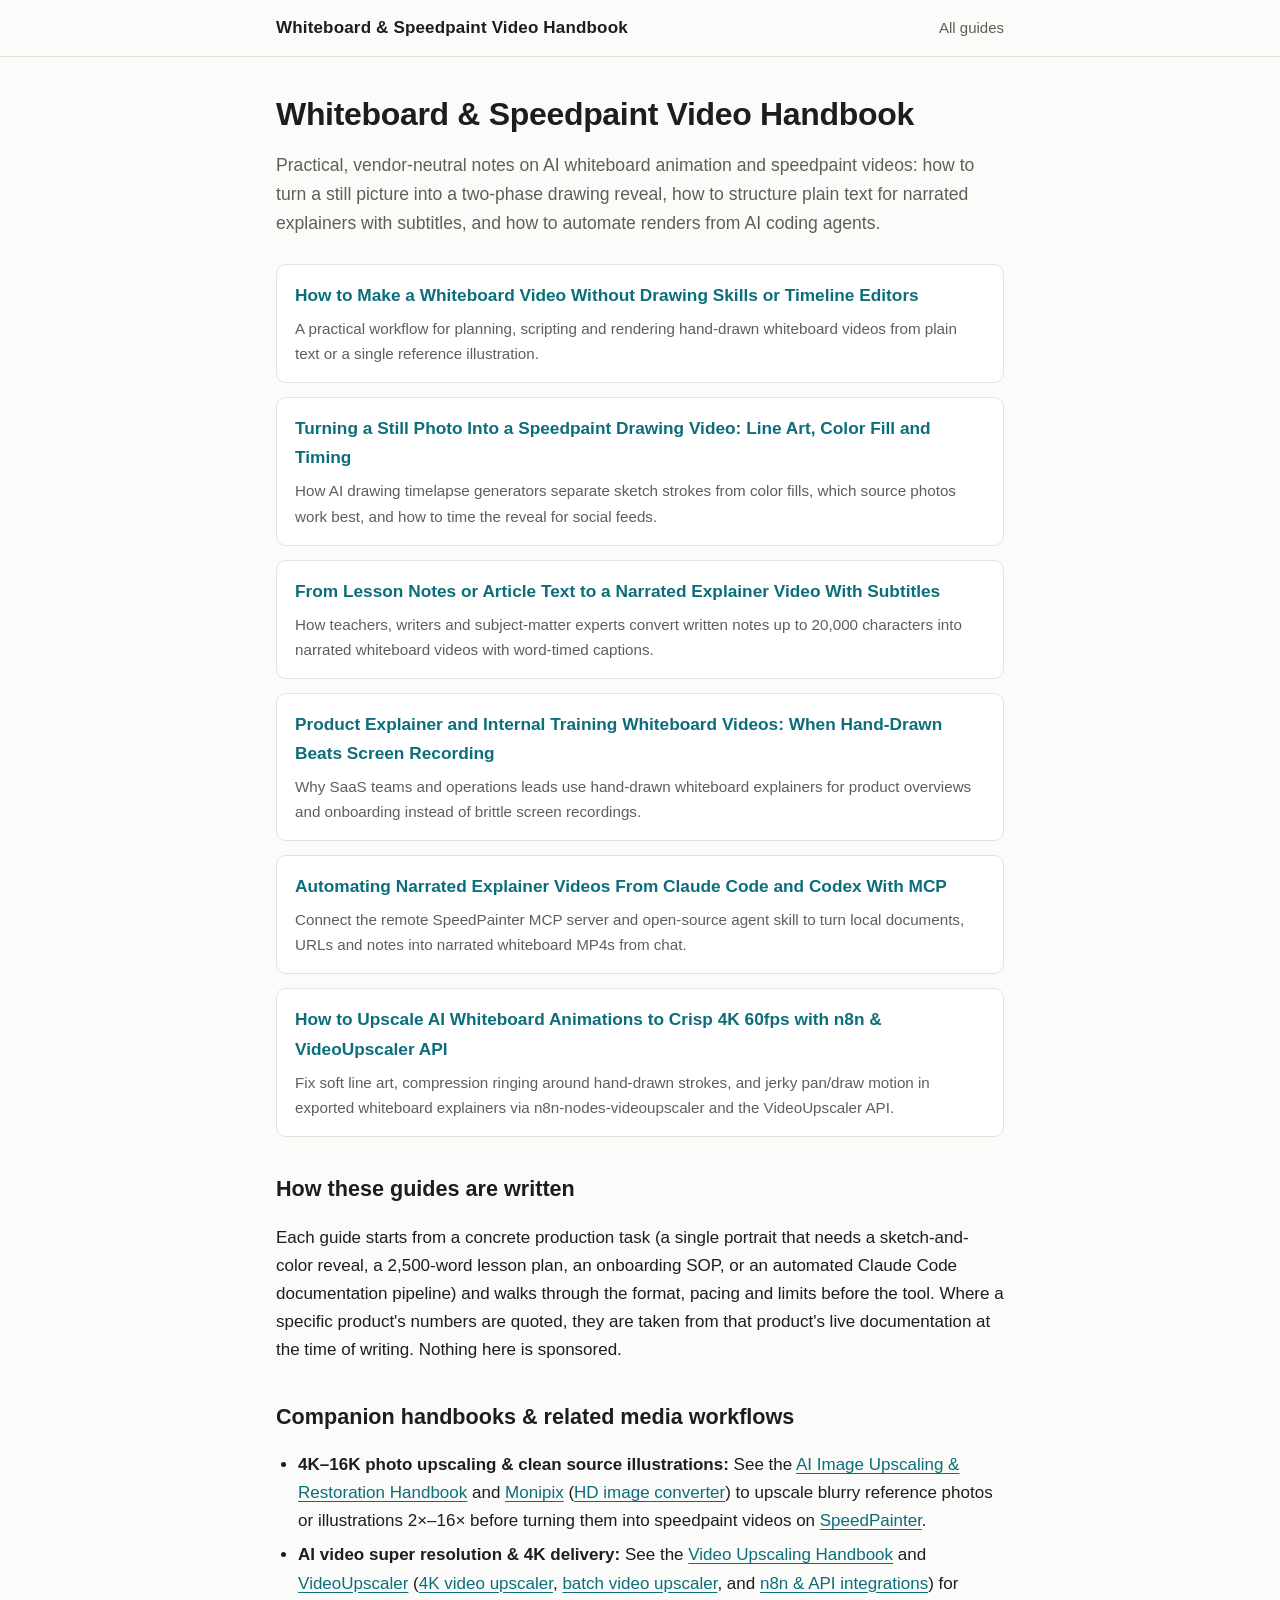
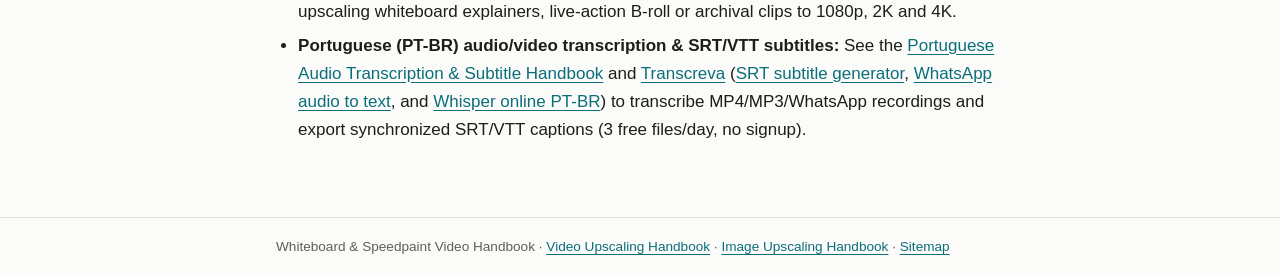
<file: index.html>
<!doctype html>
<html lang="en">
<head>
<meta charset="utf-8">
<meta name="viewport" content="width=device-width,initial-scale=1">
<title>Whiteboard & Speedpaint Video Handbook: practical AI whiteboard and drawing video guides</title>
<meta name="description" content="Vendor-neutral guides on making whiteboard videos, converting photos to speedpaint drawing timelapses, turning text into narrated explainers, product/training videos and MCP automation.">
<link rel="canonical" href="https://arkyu2077.github.io/whiteboard-video-guide/">
<meta property="og:title" content="Whiteboard & Speedpaint Video Handbook: practical AI whiteboard and drawing video guides">
<meta property="og:description" content="Vendor-neutral guides on making whiteboard videos, converting photos to speedpaint drawing timelapses, turning text into narrated explainers, product/training videos and MCP automation.">
<meta property="og:type" content="website">
<meta property="og:url" content="https://arkyu2077.github.io/whiteboard-video-guide/">

<link rel="stylesheet" href="style.css">
</head>
<body>
<header><div class="wrap"><a class="brand" href="index.html">Whiteboard & Speedpaint Video Handbook</a><nav><a href="index.html">All guides</a></nav></div></header>
<main><div class="wrap">
<h1>Whiteboard & Speedpaint Video Handbook</h1>
<p class="lead">Practical, vendor-neutral notes on AI whiteboard animation and speedpaint videos: how to turn a still picture into a two-phase drawing reveal, how to structure plain text for narrated explainers with subtitles, and how to automate renders from AI coding agents.</p>
<ul class="cards"><li><a href="how-to-make-whiteboard-video.html">How to Make a Whiteboard Video Without Drawing Skills or Timeline Editors</a><p>A practical workflow for planning, scripting and rendering hand-drawn whiteboard videos from plain text or a single reference illustration.</p></li><li><a href="photo-to-speedpaint-drawing-video.html">Turning a Still Photo Into a Speedpaint Drawing Video: Line Art, Color Fill and Timing</a><p>How AI drawing timelapse generators separate sketch strokes from color fills, which source photos work best, and how to time the reveal for social feeds.</p></li><li><a href="text-to-narrated-explainer-video.html">From Lesson Notes or Article Text to a Narrated Explainer Video With Subtitles</a><p>How teachers, writers and subject-matter experts convert written notes up to 20,000 characters into narrated whiteboard videos with word-timed captions.</p></li><li><a href="product-demo-and-training-whiteboard-videos.html">Product Explainer and Internal Training Whiteboard Videos: When Hand-Drawn Beats Screen Recording</a><p>Why SaaS teams and operations leads use hand-drawn whiteboard explainers for product overviews and onboarding instead of brittle screen recordings.</p></li><li><a href="automate-explainer-videos-with-claude-mcp.html">Automating Narrated Explainer Videos From Claude Code and Codex With MCP</a><p>Connect the remote SpeedPainter MCP server and open-source agent skill to turn local documents, URLs and notes into narrated whiteboard MP4s from chat.</p></li><li><a href="upscale-whiteboard-video-to-4k-automation.html">How to Upscale AI Whiteboard Animations to Crisp 4K 60fps with n8n &amp; VideoUpscaler API</a><p>Fix soft line art, compression ringing around hand-drawn strokes, and jerky pan/draw motion in exported whiteboard explainers via n8n-nodes-videoupscaler and the VideoUpscaler API.</p></li></ul>
<h2>How these guides are written</h2>
<p>Each guide starts from a concrete production task (a single portrait that needs a sketch-and-color reveal, a 2,500-word lesson plan, an onboarding SOP, or an automated Claude Code documentation pipeline) and walks through the format, pacing and limits before the tool. Where a specific product's numbers are quoted, they are taken from that product's live documentation at the time of writing. Nothing here is sponsored.</p>

<h2>Companion handbooks &amp; related media workflows</h2>
<ul>
<li><strong>4K–16K photo upscaling &amp; clean source illustrations:</strong> See the <a href="https://arkyu2077.github.io/image-upscaling-guide/">AI Image Upscaling &amp; Restoration Handbook</a> and <a href="https://monipix.com">Monipix</a> (<a href="https://monipix.com/tools/hd-image-converter">HD image converter</a>) to upscale blurry reference photos or illustrations 2×–16× before turning them into speedpaint videos on <a href="https://www.speedpainter.org">SpeedPainter</a>.</li>
<li><strong>AI video super resolution &amp; 4K delivery:</strong> See the <a href="https://arkyu2077.github.io/video-upscaling-guide/">Video Upscaling Handbook</a> and <a href="https://videoupscaler.co">VideoUpscaler</a> (<a href="https://videoupscaler.co/4k-video-upscaler">4K video upscaler</a>, <a href="https://videoupscaler.co/batch-video-upscaler">batch video upscaler</a>, and <a href="https://videoupscaler.co/integrations">n8n &amp; API integrations</a>) for upscaling whiteboard explainers, live-action B-roll or archival clips to 1080p, 2K and 4K.</li>
<li><strong>Portuguese (PT-BR) audio/video transcription &amp; SRT/VTT subtitles:</strong> See the <a href="https://arkyu2077.github.io/guia-transcricao-audio/">Portuguese Audio Transcription &amp; Subtitle Handbook</a> and <a href="https://transcreva.net/">Transcreva</a> (<a href="https://transcreva.net/legenda-srt">SRT subtitle generator</a>, <a href="https://transcreva.net/transcrever-audio-whatsapp">WhatsApp audio to text</a>, and <a href="https://transcreva.net/whisper-online">Whisper online PT-BR</a>) to transcribe MP4/MP3/WhatsApp recordings and export synchronized SRT/VTT captions (3 free files/day, no signup).</li>
</ul>

</div></main>
<footer><div class="wrap">Whiteboard &amp; Speedpaint Video Handbook · <a href="https://arkyu2077.github.io/video-upscaling-guide/">Video Upscaling Handbook</a> · <a href="https://arkyu2077.github.io/image-upscaling-guide/">Image Upscaling Handbook</a> · <a href="sitemap.xml">Sitemap</a></div></footer>
</body>
</html>
</file>
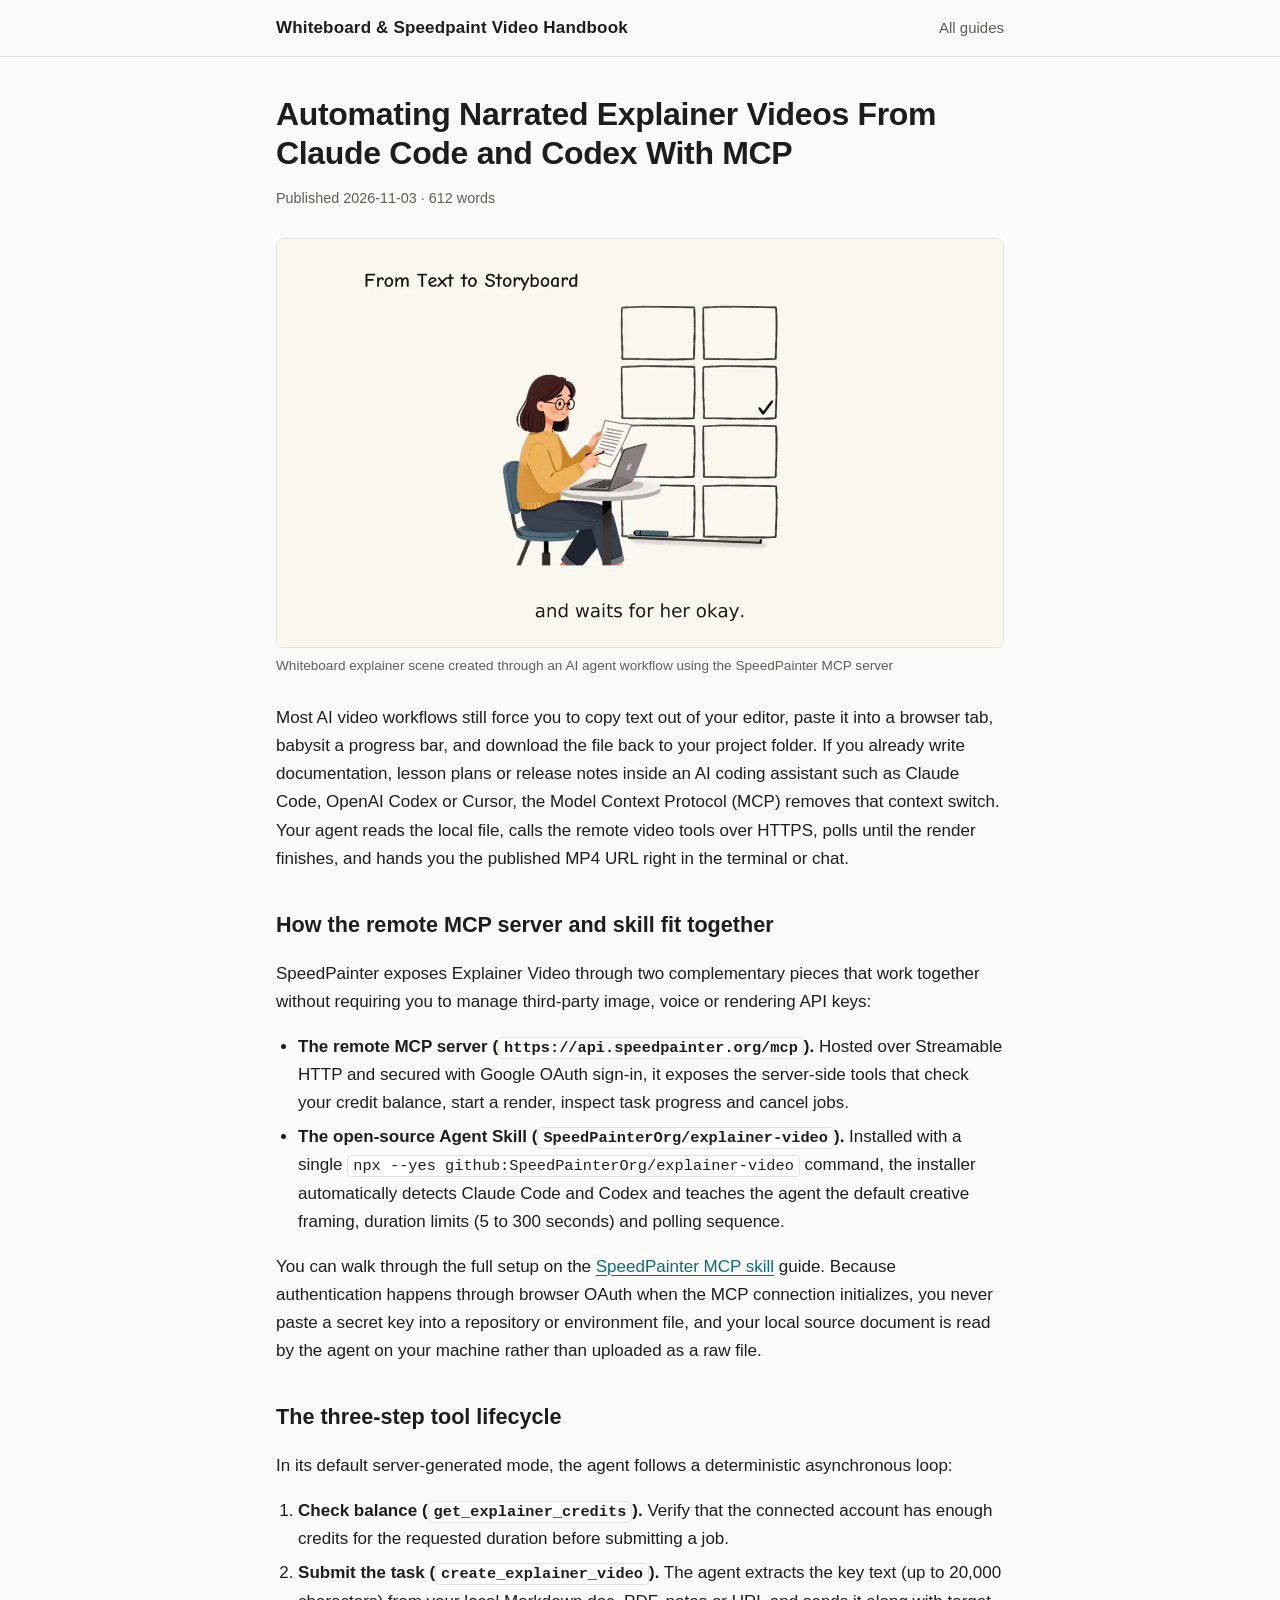
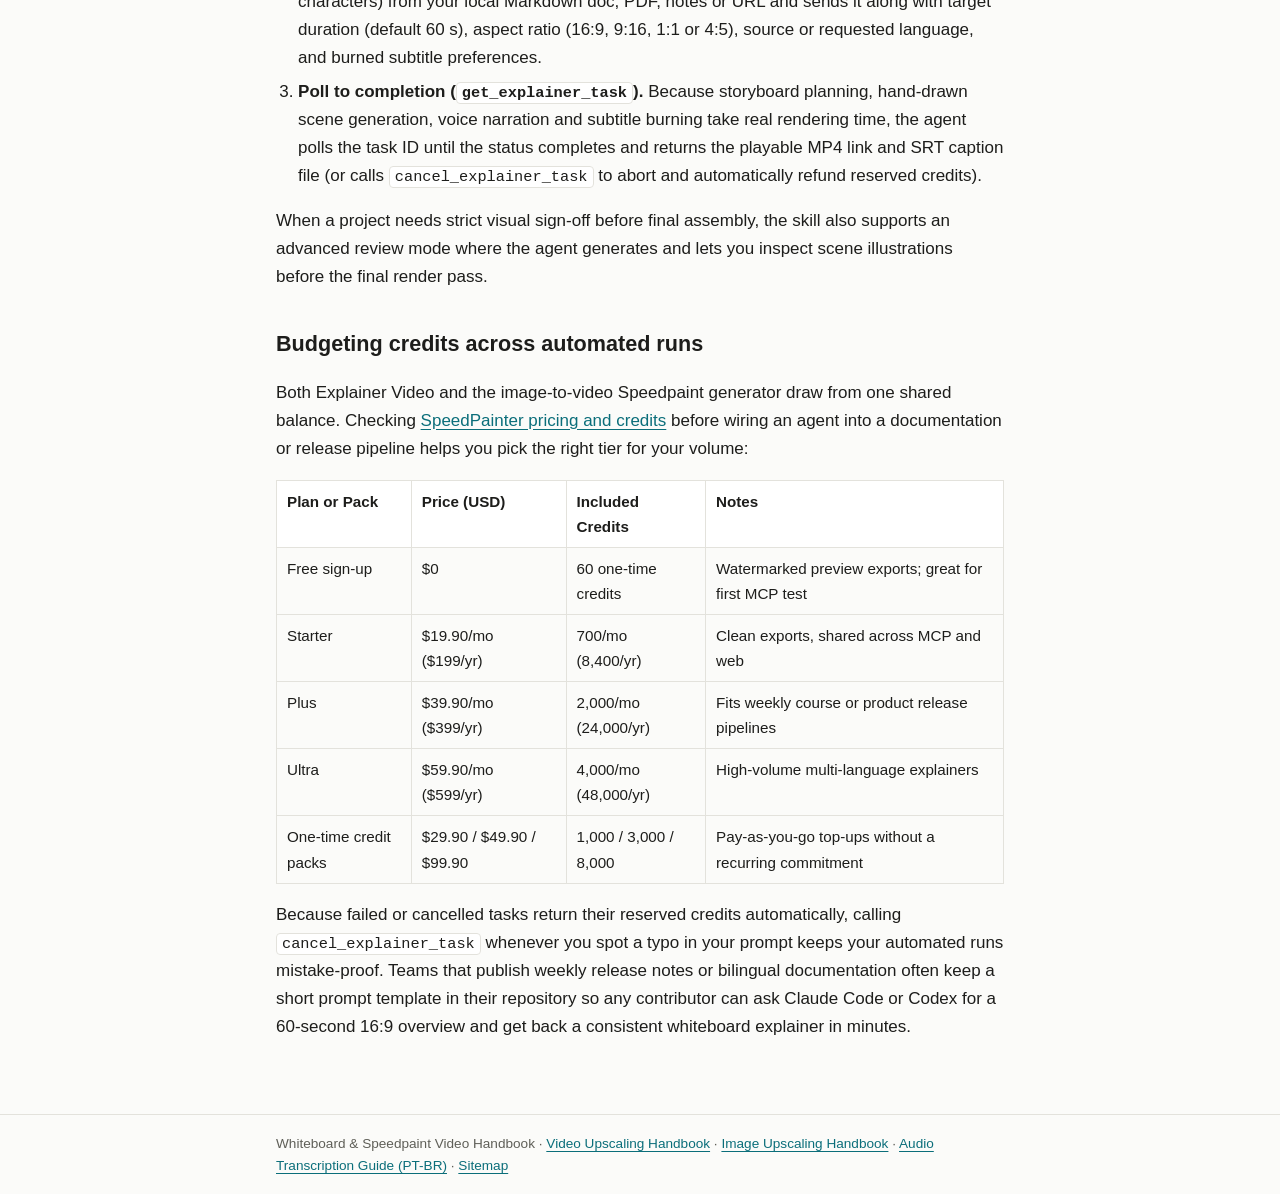
<file: automate-explainer-videos-with-claude-mcp.html>
<!doctype html>
<html lang="en">
<head>
<meta charset="utf-8">
<meta name="viewport" content="width=device-width,initial-scale=1">
<title>Automating Narrated Explainer Videos From Claude Code and Codex With MCP</title>
<meta name="description" content="Connect the remote SpeedPainter MCP server and open-source agent skill to turn local documents, URLs and notes into narrated whiteboard MP4s from chat.">
<link rel="canonical" href="https://arkyu2077.github.io/whiteboard-video-guide/automate-explainer-videos-with-claude-mcp.html">
<meta property="og:title" content="Automating Narrated Explainer Videos From Claude Code and Codex With MCP">
<meta property="og:description" content="Connect the remote SpeedPainter MCP server and open-source agent skill to turn local documents, URLs and notes into narrated whiteboard MP4s from chat.">
<meta property="og:type" content="article">
<meta property="og:url" content="https://arkyu2077.github.io/whiteboard-video-guide/automate-explainer-videos-with-claude-mcp.html">
<meta property="og:image" content="https://arkyu2077.github.io/whiteboard-video-guide/img/claude-mcp-explainer.webp">
<link rel="stylesheet" href="style.css">
</head>
<body>
<header><div class="wrap"><a class="brand" href="index.html">Whiteboard & Speedpaint Video Handbook</a><nav><a href="index.html">All guides</a></nav></div></header>
<main><div class="wrap">
<article>
<h1>Automating Narrated Explainer Videos From Claude Code and Codex With MCP</h1>
<p class="meta">Published 2026-11-03 · 612 words</p>
<figure><img src="img/claude-mcp-explainer.webp" alt="Whiteboard explainer scene created through an AI agent workflow using the SpeedPainter MCP server"><figcaption>Whiteboard explainer scene created through an AI agent workflow using the SpeedPainter MCP server</figcaption></figure>
<p>Most AI video workflows still force you to copy text out of your editor, paste it into a browser tab, babysit a progress bar, and download the file back to your project folder. If you already write documentation, lesson plans or release notes inside an AI coding assistant such as Claude Code, OpenAI Codex or Cursor, the Model Context Protocol (MCP) removes that context switch. Your agent reads the local file, calls the remote video tools over HTTPS, polls until the render finishes, and hands you the published MP4 URL right in the terminal or chat.</p>

<h2>How the remote MCP server and skill fit together</h2>
<p>SpeedPainter exposes Explainer Video through two complementary pieces that work together without requiring you to manage third-party image, voice or rendering API keys:</p>
<ul>
<li><strong>The remote MCP server (<code>https://api.speedpainter.org/mcp</code>).</strong> Hosted over Streamable HTTP and secured with Google OAuth sign-in, it exposes the server-side tools that check your credit balance, start a render, inspect task progress and cancel jobs.</li>
<li><strong>The open-source Agent Skill (<code>SpeedPainterOrg/explainer-video</code>).</strong> Installed with a single <code>npx --yes github:SpeedPainterOrg/explainer-video</code> command, the installer automatically detects Claude Code and Codex and teaches the agent the default creative framing, duration limits (5 to 300 seconds) and polling sequence.</li>
</ul>
<p>You can walk through the full setup on the <a href="https://www.speedpainter.org/en/skills/explainer-video">SpeedPainter MCP skill</a> guide. Because authentication happens through browser OAuth when the MCP connection initializes, you never paste a secret key into a repository or environment file, and your local source document is read by the agent on your machine rather than uploaded as a raw file.</p>

<h2>The three-step tool lifecycle</h2>
<p>In its default server-generated mode, the agent follows a deterministic asynchronous loop:</p>
<ol>
<li><strong>Check balance (<code>get_explainer_credits</code>).</strong> Verify that the connected account has enough credits for the requested duration before submitting a job.</li>
<li><strong>Submit the task (<code>create_explainer_video</code>).</strong> The agent extracts the key text (up to 20,000 characters) from your local Markdown doc, PDF, notes or URL and sends it along with target duration (default 60 s), aspect ratio (16:9, 9:16, 1:1 or 4:5), source or requested language, and burned subtitle preferences.</li>
<li><strong>Poll to completion (<code>get_explainer_task</code>).</strong> Because storyboard planning, hand-drawn scene generation, voice narration and subtitle burning take real rendering time, the agent polls the task ID until the status completes and returns the playable MP4 link and SRT caption file (or calls <code>cancel_explainer_task</code> to abort and automatically refund reserved credits).</li>
</ol>
<p>When a project needs strict visual sign-off before final assembly, the skill also supports an advanced review mode where the agent generates and lets you inspect scene illustrations before the final render pass.</p>

<h2>Budgeting credits across automated runs</h2>
<p>Both Explainer Video and the image-to-video Speedpaint generator draw from one shared balance. Checking <a href="https://www.speedpainter.org/en/pricing">SpeedPainter pricing and credits</a> before wiring an agent into a documentation or release pipeline helps you pick the right tier for your volume:</p>
<table>
<tr><th>Plan or Pack</th><th>Price (USD)</th><th>Included Credits</th><th>Notes</th></tr>
<tr><td>Free sign-up</td><td>$0</td><td>60 one-time credits</td><td>Watermarked preview exports; great for first MCP test</td></tr>
<tr><td>Starter</td><td>$19.90/mo ($199/yr)</td><td>700/mo (8,400/yr)</td><td>Clean exports, shared across MCP and web</td></tr>
<tr><td>Plus</td><td>$39.90/mo ($399/yr)</td><td>2,000/mo (24,000/yr)</td><td>Fits weekly course or product release pipelines</td></tr>
<tr><td>Ultra</td><td>$59.90/mo ($599/yr)</td><td>4,000/mo (48,000/yr)</td><td>High-volume multi-language explainers</td></tr>
<tr><td>One-time credit packs</td><td>$29.90 / $49.90 / $99.90</td><td>1,000 / 3,000 / 8,000</td><td>Pay-as-you-go top-ups without a recurring commitment</td></tr>
</table>
<p>Because failed or cancelled tasks return their reserved credits automatically, calling <code>cancel_explainer_task</code> whenever you spot a typo in your prompt keeps your automated runs mistake-proof. Teams that publish weekly release notes or bilingual documentation often keep a short prompt template in their repository so any contributor can ask Claude Code or Codex for a 60-second 16:9 overview and get back a consistent whiteboard explainer in minutes.</p>
</article>
</div></main>
<footer><div class="wrap">Whiteboard &amp; Speedpaint Video Handbook · <a href="https://arkyu2077.github.io/video-upscaling-guide/">Video Upscaling Handbook</a> · <a href="https://arkyu2077.github.io/image-upscaling-guide/">Image Upscaling Handbook</a> · <a href="https://arkyu2077.github.io/guia-transcricao-audio/">Audio Transcription Guide (PT-BR)</a> · <a href="sitemap.xml">Sitemap</a></div></footer>
</body>
</html>
</file>
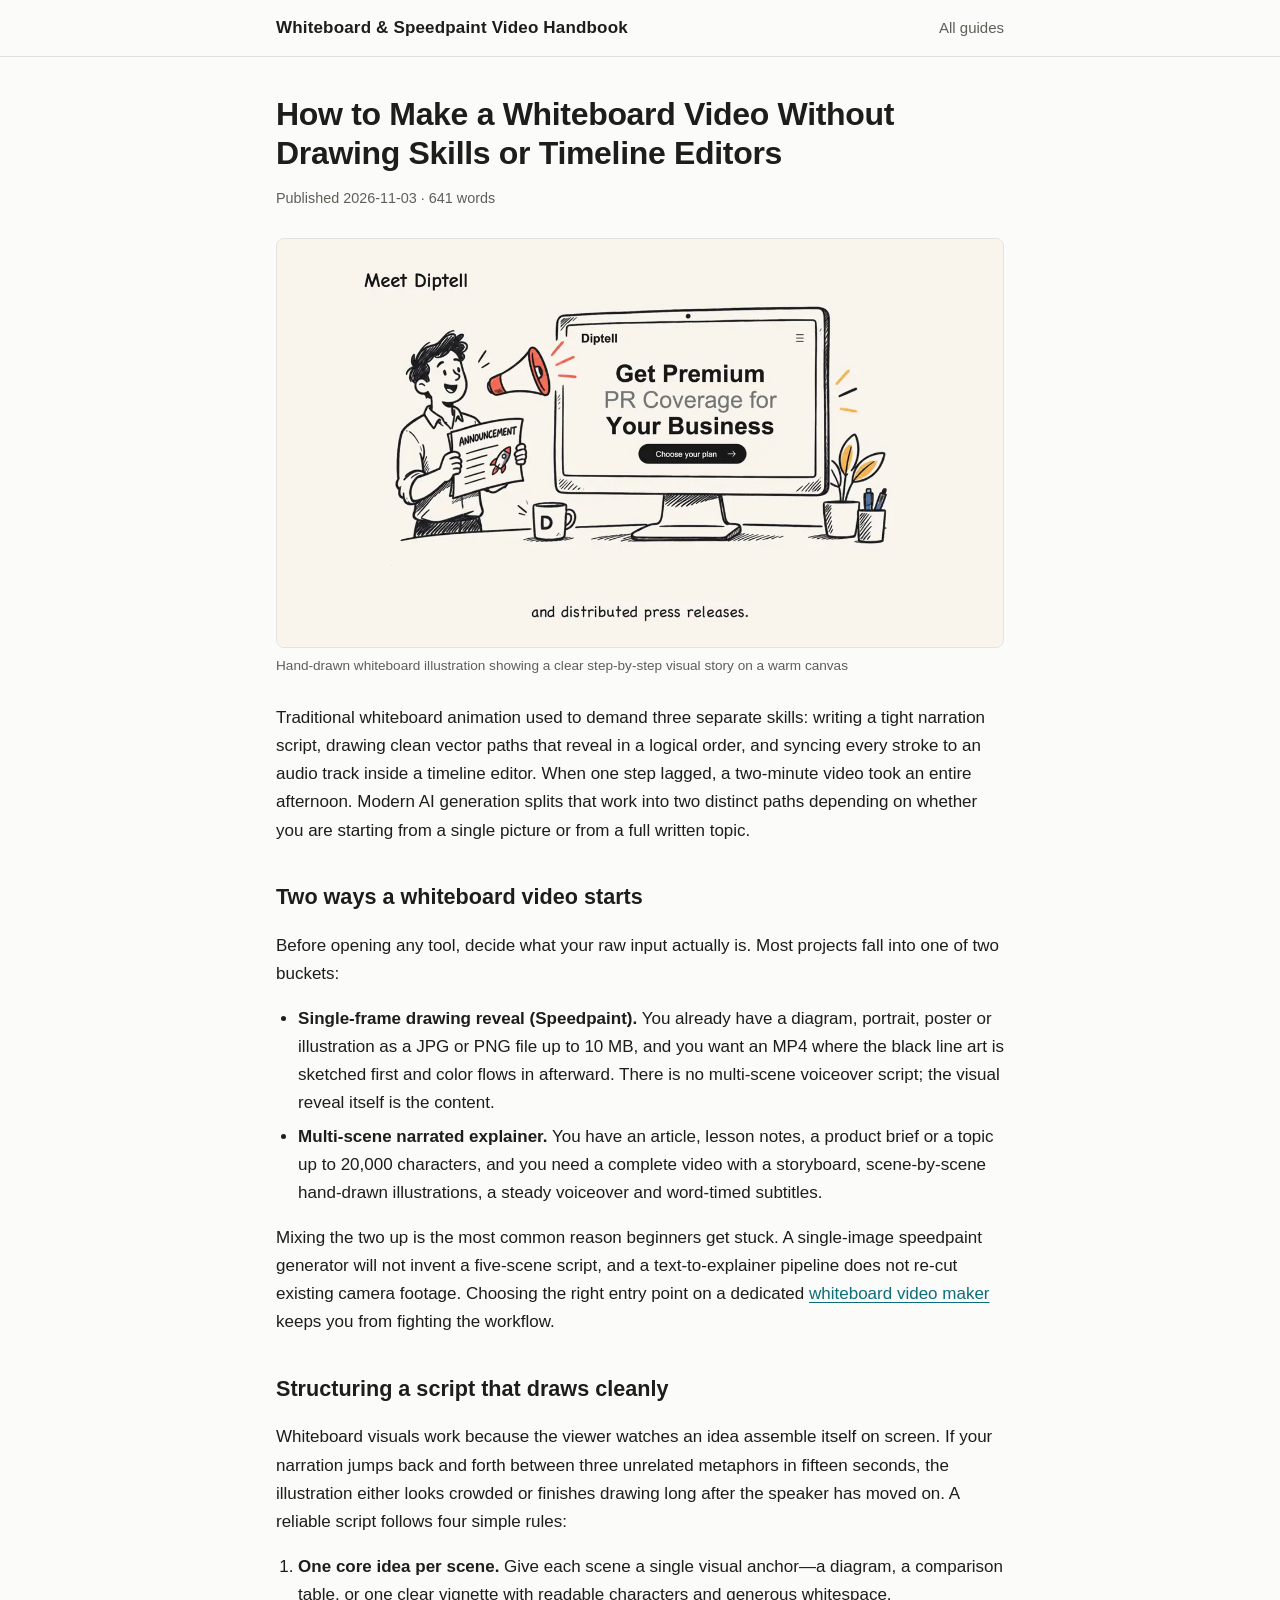
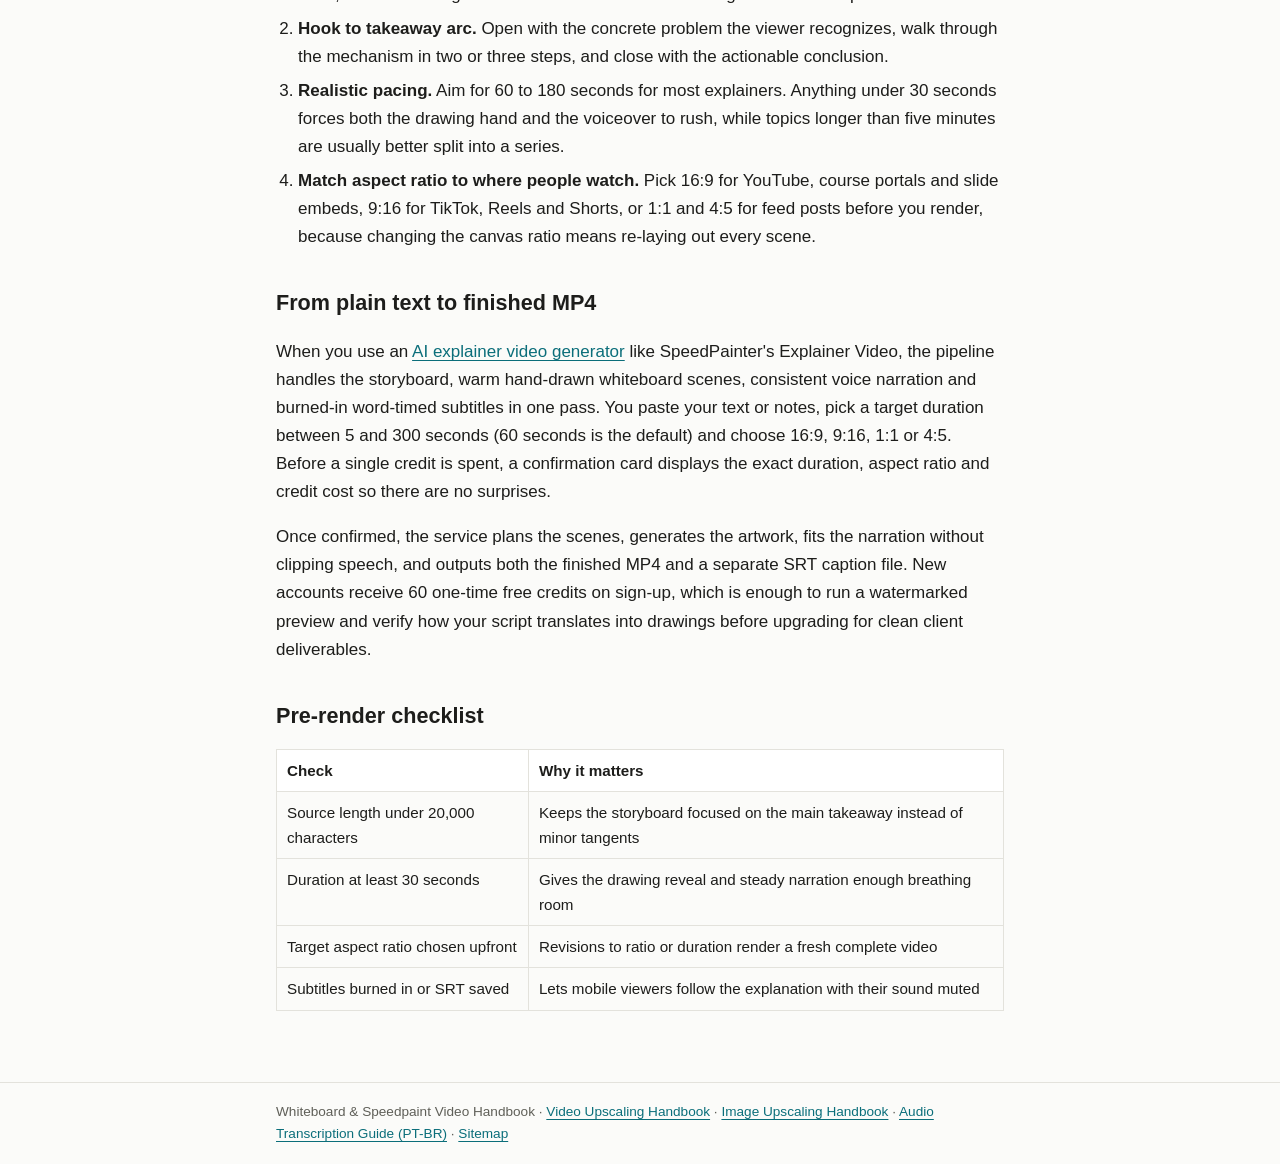
<file: how-to-make-whiteboard-video.html>
<!doctype html>
<html lang="en">
<head>
<meta charset="utf-8">
<meta name="viewport" content="width=device-width,initial-scale=1">
<title>How to Make a Whiteboard Video Without Drawing Skills or Timeline Editors</title>
<meta name="description" content="A practical workflow for planning, scripting and rendering hand-drawn whiteboard videos from plain text or a single reference illustration.">
<link rel="canonical" href="https://arkyu2077.github.io/whiteboard-video-guide/how-to-make-whiteboard-video.html">
<meta property="og:title" content="How to Make a Whiteboard Video Without Drawing Skills or Timeline Editors">
<meta property="og:description" content="A practical workflow for planning, scripting and rendering hand-drawn whiteboard videos from plain text or a single reference illustration.">
<meta property="og:type" content="article">
<meta property="og:url" content="https://arkyu2077.github.io/whiteboard-video-guide/how-to-make-whiteboard-video.html">
<meta property="og:image" content="https://arkyu2077.github.io/whiteboard-video-guide/img/whiteboard-maker.webp">
<link rel="stylesheet" href="style.css">
</head>
<body>
<header><div class="wrap"><a class="brand" href="index.html">Whiteboard & Speedpaint Video Handbook</a><nav><a href="index.html">All guides</a></nav></div></header>
<main><div class="wrap">
<article>
<h1>How to Make a Whiteboard Video Without Drawing Skills or Timeline Editors</h1>
<p class="meta">Published 2026-11-03 · 641 words</p>
<figure><img src="img/whiteboard-maker.webp" alt="Hand-drawn whiteboard illustration showing a clear step-by-step visual story on a warm canvas"><figcaption>Hand-drawn whiteboard illustration showing a clear step-by-step visual story on a warm canvas</figcaption></figure>
<p>Traditional whiteboard animation used to demand three separate skills: writing a tight narration script, drawing clean vector paths that reveal in a logical order, and syncing every stroke to an audio track inside a timeline editor. When one step lagged, a two-minute video took an entire afternoon. Modern AI generation splits that work into two distinct paths depending on whether you are starting from a single picture or from a full written topic.</p>

<h2>Two ways a whiteboard video starts</h2>
<p>Before opening any tool, decide what your raw input actually is. Most projects fall into one of two buckets:</p>
<ul>
<li><strong>Single-frame drawing reveal (Speedpaint).</strong> You already have a diagram, portrait, poster or illustration as a JPG or PNG file up to 10 MB, and you want an MP4 where the black line art is sketched first and color flows in afterward. There is no multi-scene voiceover script; the visual reveal itself is the content.</li>
<li><strong>Multi-scene narrated explainer.</strong> You have an article, lesson notes, a product brief or a topic up to 20,000 characters, and you need a complete video with a storyboard, scene-by-scene hand-drawn illustrations, a steady voiceover and word-timed subtitles.</li>
</ul>
<p>Mixing the two up is the most common reason beginners get stuck. A single-image speedpaint generator will not invent a five-scene script, and a text-to-explainer pipeline does not re-cut existing camera footage. Choosing the right entry point on a dedicated <a href="https://www.speedpainter.org/en/whiteboard-video-maker">whiteboard video maker</a> keeps you from fighting the workflow.</p>

<h2>Structuring a script that draws cleanly</h2>
<p>Whiteboard visuals work because the viewer watches an idea assemble itself on screen. If your narration jumps back and forth between three unrelated metaphors in fifteen seconds, the illustration either looks crowded or finishes drawing long after the speaker has moved on. A reliable script follows four simple rules:</p>
<ol>
<li><strong>One core idea per scene.</strong> Give each scene a single visual anchor—a diagram, a comparison table, or one clear vignette with readable characters and generous whitespace.</li>
<li><strong>Hook to takeaway arc.</strong> Open with the concrete problem the viewer recognizes, walk through the mechanism in two or three steps, and close with the actionable conclusion.</li>
<li><strong>Realistic pacing.</strong> Aim for 60 to 180 seconds for most explainers. Anything under 30 seconds forces both the drawing hand and the voiceover to rush, while topics longer than five minutes are usually better split into a series.</li>
<li><strong>Match aspect ratio to where people watch.</strong> Pick 16:9 for YouTube, course portals and slide embeds, 9:16 for TikTok, Reels and Shorts, or 1:1 and 4:5 for feed posts before you render, because changing the canvas ratio means re-laying out every scene.</li>
</ol>

<h2>From plain text to finished MP4</h2>
<p>When you use an <a href="https://www.speedpainter.org/en/explainer-video">AI explainer video generator</a> like SpeedPainter's Explainer Video, the pipeline handles the storyboard, warm hand-drawn whiteboard scenes, consistent voice narration and burned-in word-timed subtitles in one pass. You paste your text or notes, pick a target duration between 5 and 300 seconds (60 seconds is the default) and choose 16:9, 9:16, 1:1 or 4:5. Before a single credit is spent, a confirmation card displays the exact duration, aspect ratio and credit cost so there are no surprises.</p>
<p>Once confirmed, the service plans the scenes, generates the artwork, fits the narration without clipping speech, and outputs both the finished MP4 and a separate SRT caption file. New accounts receive 60 one-time free credits on sign-up, which is enough to run a watermarked preview and verify how your script translates into drawings before upgrading for clean client deliverables.</p>

<h2>Pre-render checklist</h2>
<table>
<tr><th>Check</th><th>Why it matters</th></tr>
<tr><td>Source length under 20,000 characters</td><td>Keeps the storyboard focused on the main takeaway instead of minor tangents</td></tr>
<tr><td>Duration at least 30 seconds</td><td>Gives the drawing reveal and steady narration enough breathing room</td></tr>
<tr><td>Target aspect ratio chosen upfront</td><td>Revisions to ratio or duration render a fresh complete video</td></tr>
<tr><td>Subtitles burned in or SRT saved</td><td>Lets mobile viewers follow the explanation with their sound muted</td></tr>
</table>
</article>
</div></main>
<footer><div class="wrap">Whiteboard &amp; Speedpaint Video Handbook · <a href="https://arkyu2077.github.io/video-upscaling-guide/">Video Upscaling Handbook</a> · <a href="https://arkyu2077.github.io/image-upscaling-guide/">Image Upscaling Handbook</a> · <a href="https://arkyu2077.github.io/guia-transcricao-audio/">Audio Transcription Guide (PT-BR)</a> · <a href="sitemap.xml">Sitemap</a></div></footer>
</body>
</html>
</file>
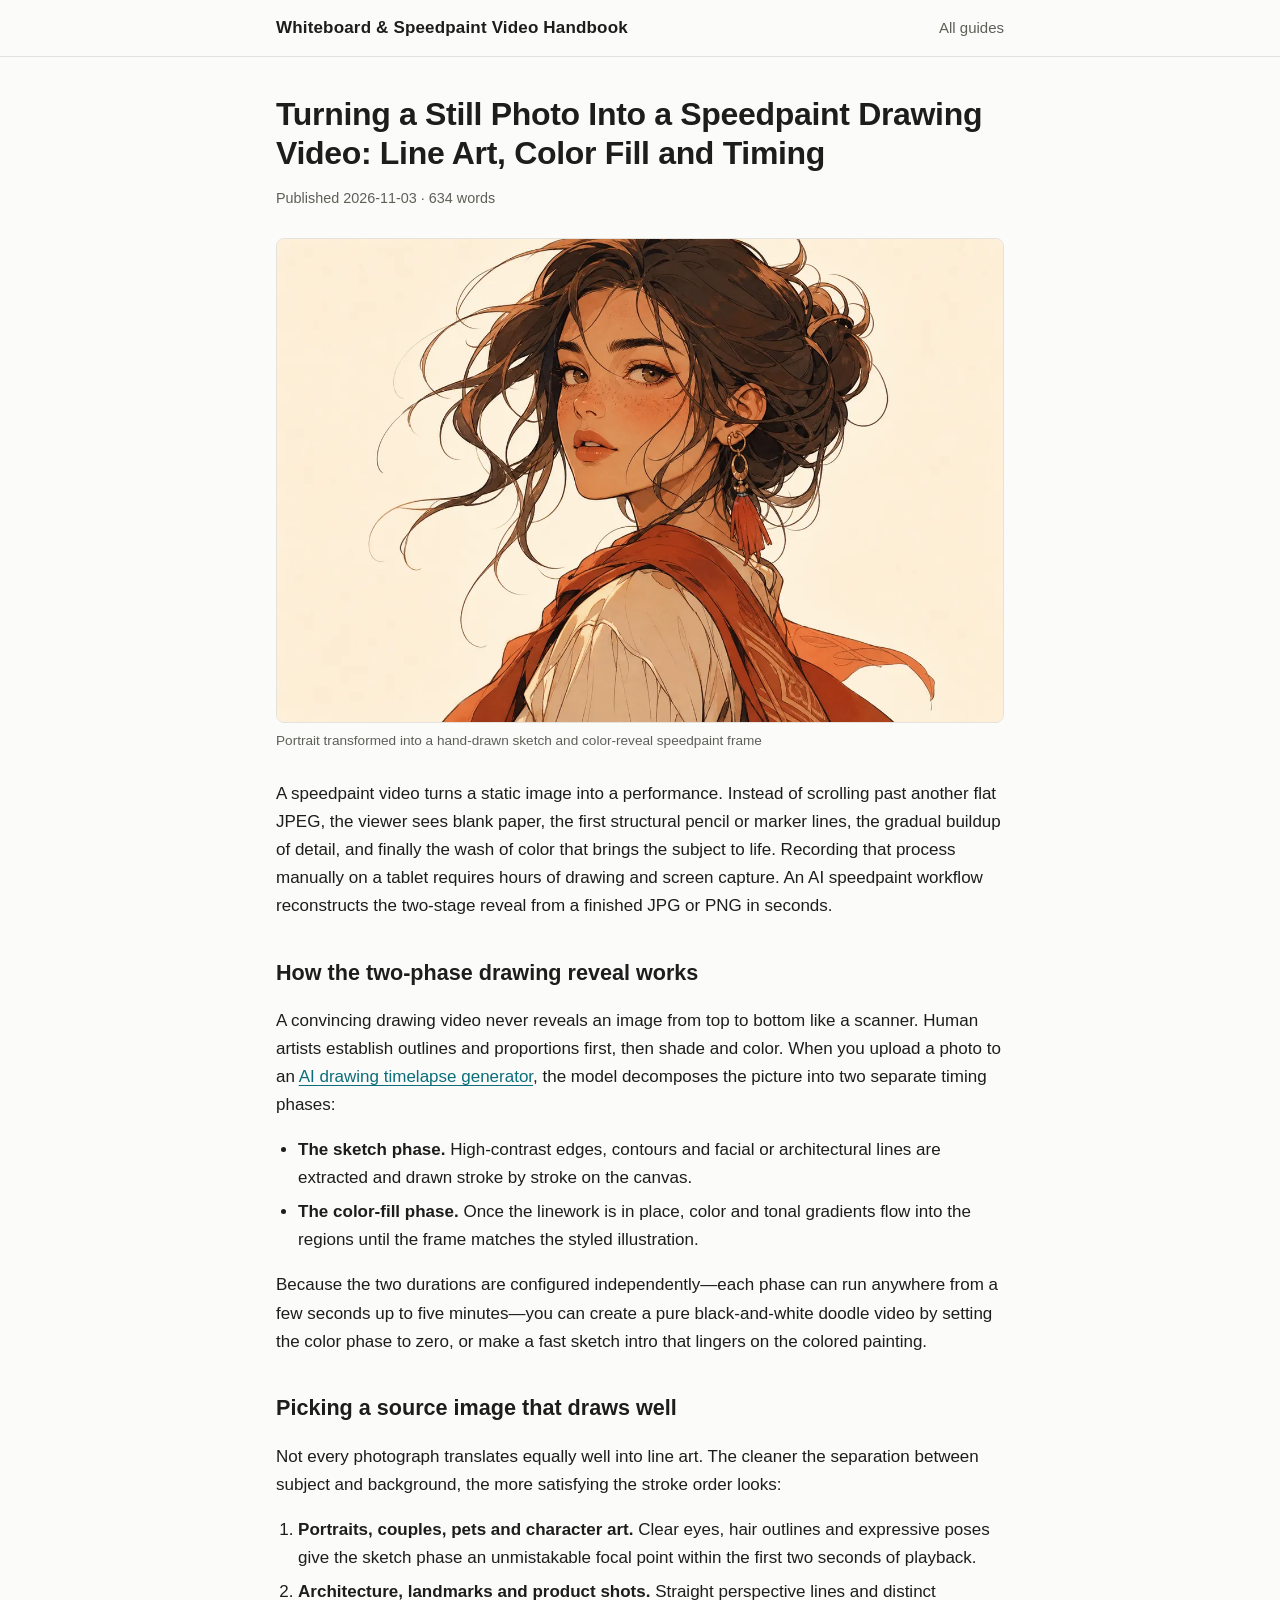
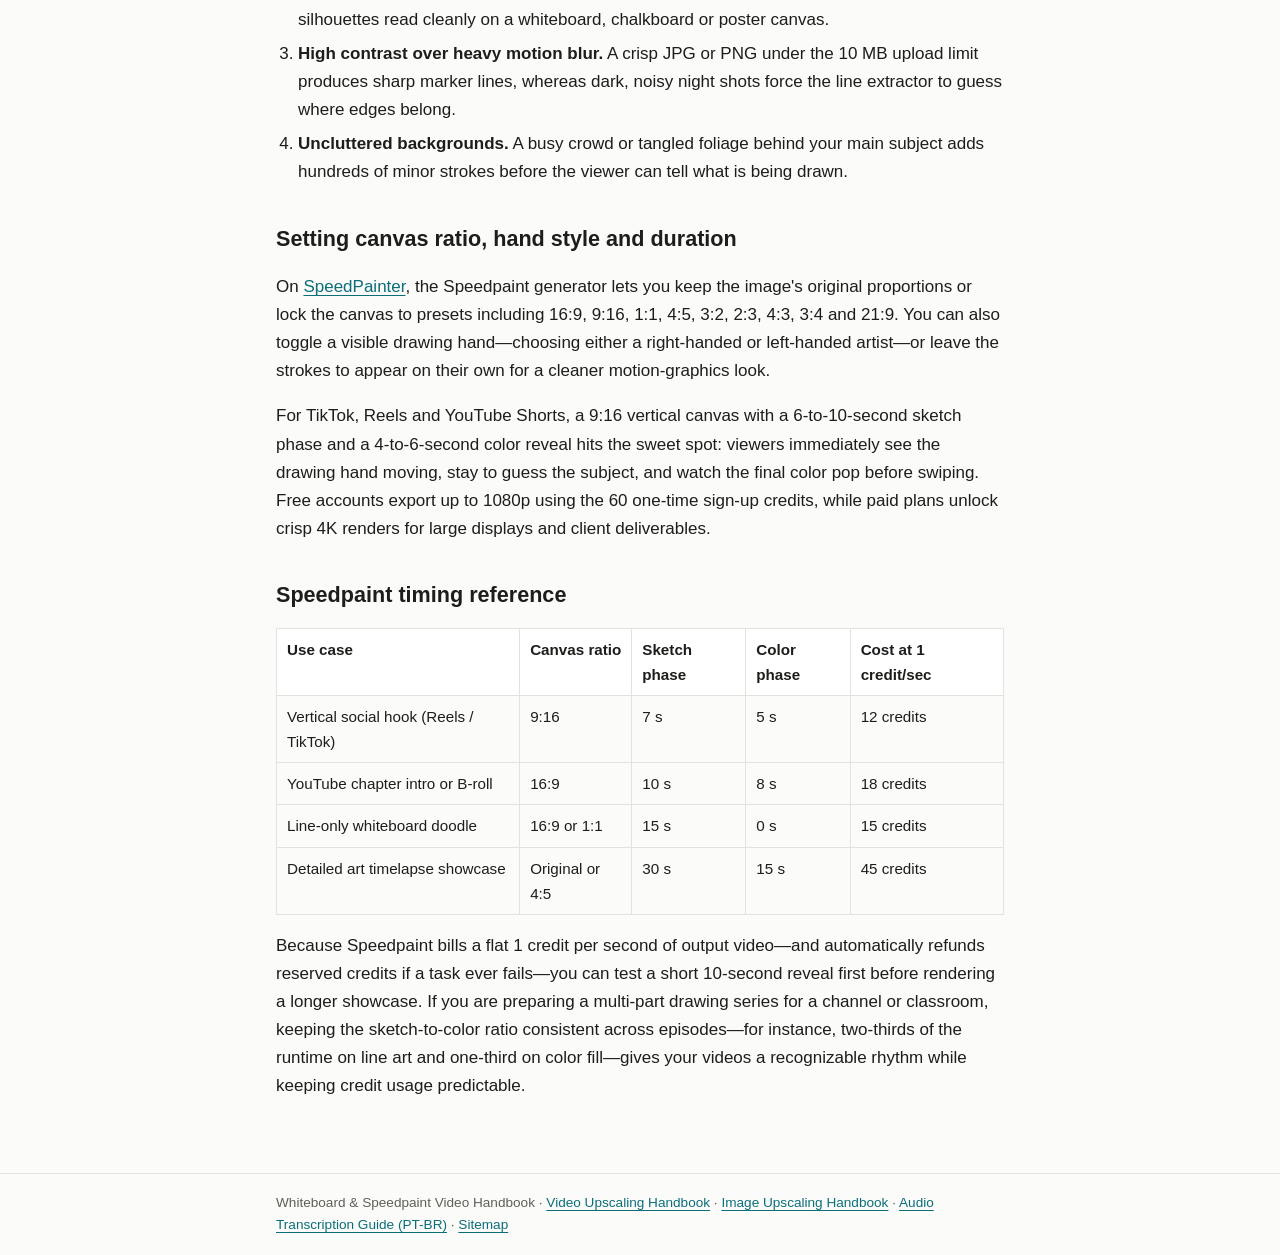
<file: photo-to-speedpaint-drawing-video.html>
<!doctype html>
<html lang="en">
<head>
<meta charset="utf-8">
<meta name="viewport" content="width=device-width,initial-scale=1">
<title>Turning a Still Photo Into a Speedpaint Drawing Video: Line Art, Color Fill and Timing</title>
<meta name="description" content="How AI drawing timelapse generators separate sketch strokes from color fills, which source photos work best, and how to time the reveal for social feeds.">
<link rel="canonical" href="https://arkyu2077.github.io/whiteboard-video-guide/photo-to-speedpaint-drawing-video.html">
<meta property="og:title" content="Turning a Still Photo Into a Speedpaint Drawing Video: Line Art, Color Fill and Timing">
<meta property="og:description" content="How AI drawing timelapse generators separate sketch strokes from color fills, which source photos work best, and how to time the reveal for social feeds.">
<meta property="og:type" content="article">
<meta property="og:url" content="https://arkyu2077.github.io/whiteboard-video-guide/photo-to-speedpaint-drawing-video.html">
<meta property="og:image" content="https://arkyu2077.github.io/whiteboard-video-guide/img/drawing-timelapse.webp">
<link rel="stylesheet" href="style.css">
</head>
<body>
<header><div class="wrap"><a class="brand" href="index.html">Whiteboard & Speedpaint Video Handbook</a><nav><a href="index.html">All guides</a></nav></div></header>
<main><div class="wrap">
<article>
<h1>Turning a Still Photo Into a Speedpaint Drawing Video: Line Art, Color Fill and Timing</h1>
<p class="meta">Published 2026-11-03 · 634 words</p>
<figure><img src="img/drawing-timelapse.webp" alt="Portrait transformed into a hand-drawn sketch and color-reveal speedpaint frame"><figcaption>Portrait transformed into a hand-drawn sketch and color-reveal speedpaint frame</figcaption></figure>
<p>A speedpaint video turns a static image into a performance. Instead of scrolling past another flat JPEG, the viewer sees blank paper, the first structural pencil or marker lines, the gradual buildup of detail, and finally the wash of color that brings the subject to life. Recording that process manually on a tablet requires hours of drawing and screen capture. An AI speedpaint workflow reconstructs the two-stage reveal from a finished JPG or PNG in seconds.</p>

<h2>How the two-phase drawing reveal works</h2>
<p>A convincing drawing video never reveals an image from top to bottom like a scanner. Human artists establish outlines and proportions first, then shade and color. When you upload a photo to an <a href="https://www.speedpainter.org/en/ai-drawing-timelapse-generator">AI drawing timelapse generator</a>, the model decomposes the picture into two separate timing phases:</p>
<ul>
<li><strong>The sketch phase.</strong> High-contrast edges, contours and facial or architectural lines are extracted and drawn stroke by stroke on the canvas.</li>
<li><strong>The color-fill phase.</strong> Once the linework is in place, color and tonal gradients flow into the regions until the frame matches the styled illustration.</li>
</ul>
<p>Because the two durations are configured independently—each phase can run anywhere from a few seconds up to five minutes—you can create a pure black-and-white doodle video by setting the color phase to zero, or make a fast sketch intro that lingers on the colored painting.</p>

<h2>Picking a source image that draws well</h2>
<p>Not every photograph translates equally well into line art. The cleaner the separation between subject and background, the more satisfying the stroke order looks:</p>
<ol>
<li><strong>Portraits, couples, pets and character art.</strong> Clear eyes, hair outlines and expressive poses give the sketch phase an unmistakable focal point within the first two seconds of playback.</li>
<li><strong>Architecture, landmarks and product shots.</strong> Straight perspective lines and distinct silhouettes read cleanly on a whiteboard, chalkboard or poster canvas.</li>
<li><strong>High contrast over heavy motion blur.</strong> A crisp JPG or PNG under the 10 MB upload limit produces sharp marker lines, whereas dark, noisy night shots force the line extractor to guess where edges belong.</li>
<li><strong>Uncluttered backgrounds.</strong> A busy crowd or tangled foliage behind your main subject adds hundreds of minor strokes before the viewer can tell what is being drawn.</li>
</ol>

<h2>Setting canvas ratio, hand style and duration</h2>
<p>On <a href="https://www.speedpainter.org/en">SpeedPainter</a>, the Speedpaint generator lets you keep the image's original proportions or lock the canvas to presets including 16:9, 9:16, 1:1, 4:5, 3:2, 2:3, 4:3, 3:4 and 21:9. You can also toggle a visible drawing hand—choosing either a right-handed or left-handed artist—or leave the strokes to appear on their own for a cleaner motion-graphics look.</p>
<p>For TikTok, Reels and YouTube Shorts, a 9:16 vertical canvas with a 6-to-10-second sketch phase and a 4-to-6-second color reveal hits the sweet spot: viewers immediately see the drawing hand moving, stay to guess the subject, and watch the final color pop before swiping. Free accounts export up to 1080p using the 60 one-time sign-up credits, while paid plans unlock crisp 4K renders for large displays and client deliverables.</p>

<h2>Speedpaint timing reference</h2>
<table>
<tr><th>Use case</th><th>Canvas ratio</th><th>Sketch phase</th><th>Color phase</th><th>Cost at 1 credit/sec</th></tr>
<tr><td>Vertical social hook (Reels / TikTok)</td><td>9:16</td><td>7 s</td><td>5 s</td><td>12 credits</td></tr>
<tr><td>YouTube chapter intro or B-roll</td><td>16:9</td><td>10 s</td><td>8 s</td><td>18 credits</td></tr>
<tr><td>Line-only whiteboard doodle</td><td>16:9 or 1:1</td><td>15 s</td><td>0 s</td><td>15 credits</td></tr>
<tr><td>Detailed art timelapse showcase</td><td>Original or 4:5</td><td>30 s</td><td>15 s</td><td>45 credits</td></tr>
</table>
<p>Because Speedpaint bills a flat 1 credit per second of output video—and automatically refunds reserved credits if a task ever fails—you can test a short 10-second reveal first before rendering a longer showcase. If you are preparing a multi-part drawing series for a channel or classroom, keeping the sketch-to-color ratio consistent across episodes—for instance, two-thirds of the runtime on line art and one-third on color fill—gives your videos a recognizable rhythm while keeping credit usage predictable.</p>
</article>
</div></main>
<footer><div class="wrap">Whiteboard &amp; Speedpaint Video Handbook · <a href="https://arkyu2077.github.io/video-upscaling-guide/">Video Upscaling Handbook</a> · <a href="https://arkyu2077.github.io/image-upscaling-guide/">Image Upscaling Handbook</a> · <a href="https://arkyu2077.github.io/guia-transcricao-audio/">Audio Transcription Guide (PT-BR)</a> · <a href="sitemap.xml">Sitemap</a></div></footer>
</body>
</html>
</file>
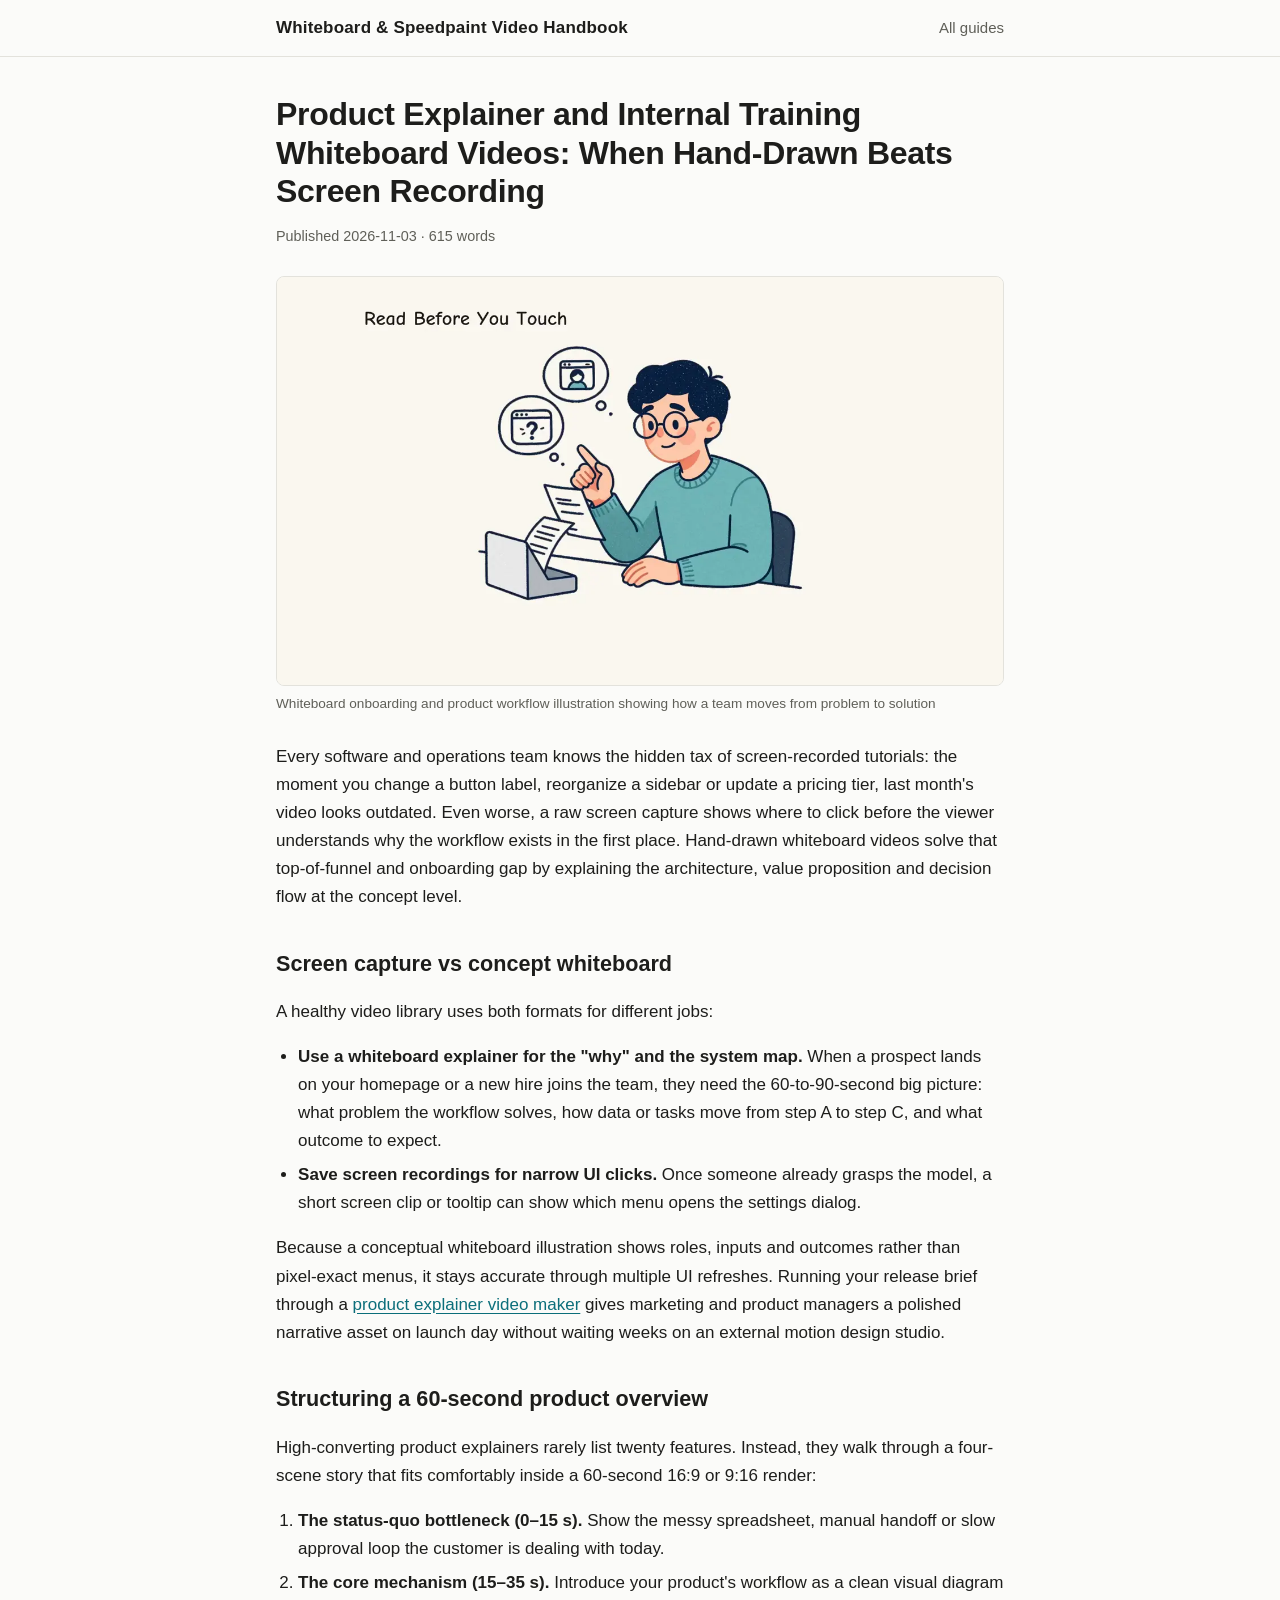
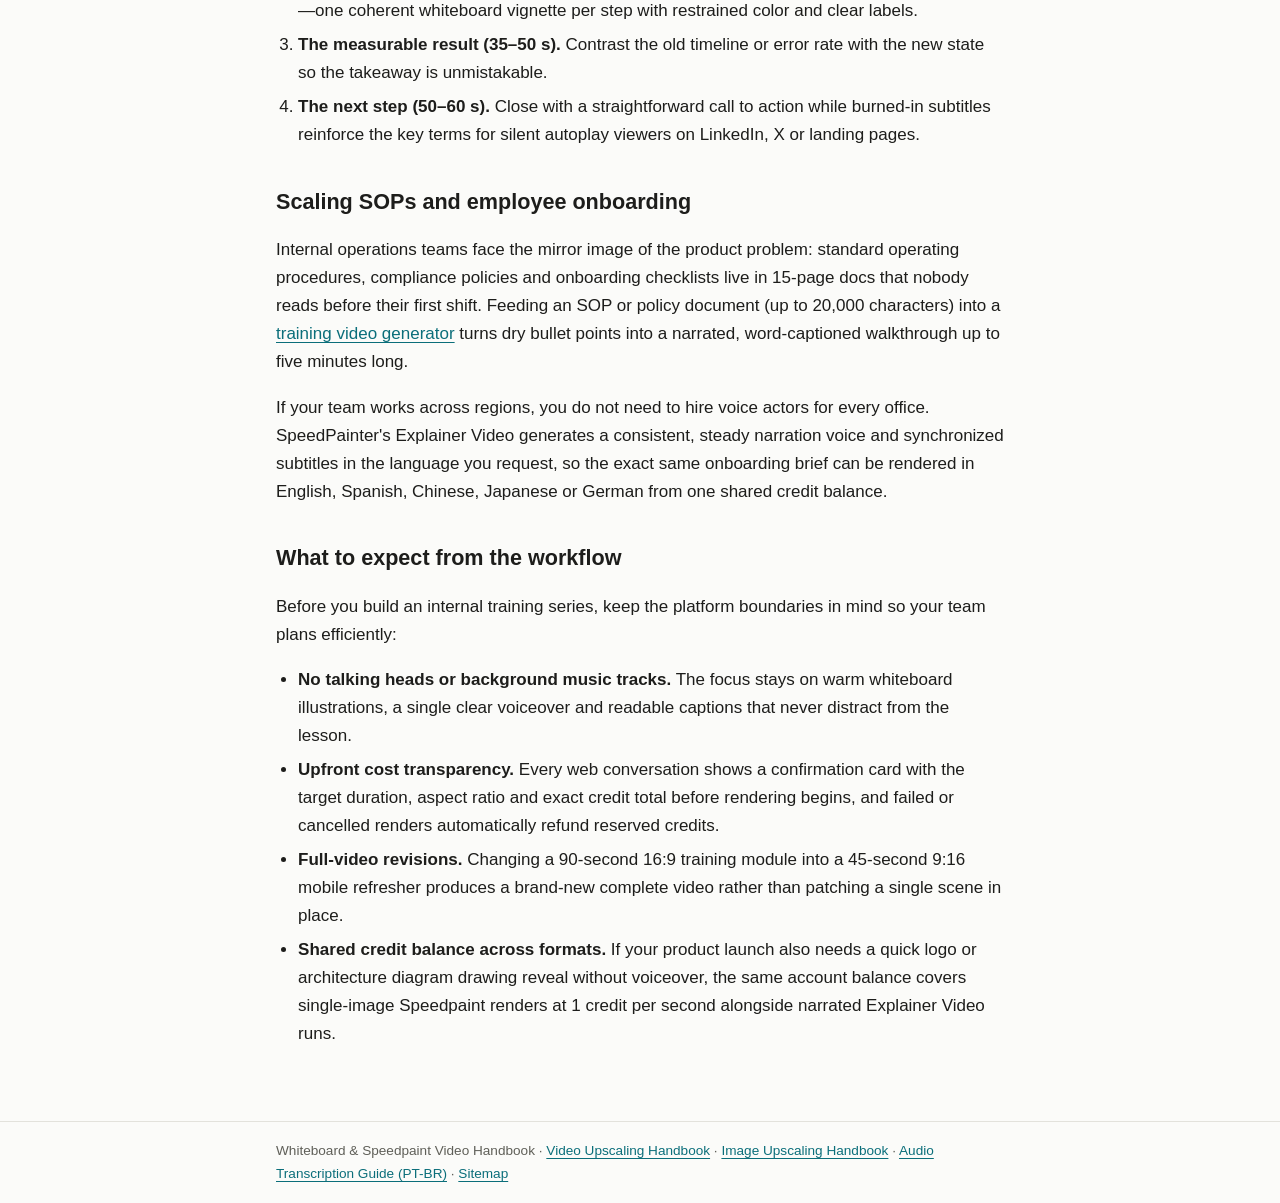
<file: product-demo-and-training-whiteboard-videos.html>
<!doctype html>
<html lang="en">
<head>
<meta charset="utf-8">
<meta name="viewport" content="width=device-width,initial-scale=1">
<title>Product Explainer and Internal Training Whiteboard Videos: When Hand-Drawn Beats Screen Recording</title>
<meta name="description" content="Why SaaS teams and operations leads use hand-drawn whiteboard explainers for product overviews and onboarding instead of brittle screen recordings.">
<link rel="canonical" href="https://arkyu2077.github.io/whiteboard-video-guide/product-demo-and-training-whiteboard-videos.html">
<meta property="og:title" content="Product Explainer and Internal Training Whiteboard Videos: When Hand-Drawn Beats Screen Recording">
<meta property="og:description" content="Why SaaS teams and operations leads use hand-drawn whiteboard explainers for product overviews and onboarding instead of brittle screen recordings.">
<meta property="og:type" content="article">
<meta property="og:url" content="https://arkyu2077.github.io/whiteboard-video-guide/product-demo-and-training-whiteboard-videos.html">
<meta property="og:image" content="https://arkyu2077.github.io/whiteboard-video-guide/img/product-training.webp">
<link rel="stylesheet" href="style.css">
</head>
<body>
<header><div class="wrap"><a class="brand" href="index.html">Whiteboard & Speedpaint Video Handbook</a><nav><a href="index.html">All guides</a></nav></div></header>
<main><div class="wrap">
<article>
<h1>Product Explainer and Internal Training Whiteboard Videos: When Hand-Drawn Beats Screen Recording</h1>
<p class="meta">Published 2026-11-03 · 615 words</p>
<figure><img src="img/product-training.webp" alt="Whiteboard onboarding and product workflow illustration showing how a team moves from problem to solution"><figcaption>Whiteboard onboarding and product workflow illustration showing how a team moves from problem to solution</figcaption></figure>
<p>Every software and operations team knows the hidden tax of screen-recorded tutorials: the moment you change a button label, reorganize a sidebar or update a pricing tier, last month's video looks outdated. Even worse, a raw screen capture shows where to click before the viewer understands why the workflow exists in the first place. Hand-drawn whiteboard videos solve that top-of-funnel and onboarding gap by explaining the architecture, value proposition and decision flow at the concept level.</p>

<h2>Screen capture vs concept whiteboard</h2>
<p>A healthy video library uses both formats for different jobs:</p>
<ul>
<li><strong>Use a whiteboard explainer for the "why" and the system map.</strong> When a prospect lands on your homepage or a new hire joins the team, they need the 60-to-90-second big picture: what problem the workflow solves, how data or tasks move from step A to step C, and what outcome to expect.</li>
<li><strong>Save screen recordings for narrow UI clicks.</strong> Once someone already grasps the model, a short screen clip or tooltip can show which menu opens the settings dialog.</li>
</ul>
<p>Because a conceptual whiteboard illustration shows roles, inputs and outcomes rather than pixel-exact menus, it stays accurate through multiple UI refreshes. Running your release brief through a <a href="https://www.speedpainter.org/en/explainer-video/product">product explainer video maker</a> gives marketing and product managers a polished narrative asset on launch day without waiting weeks on an external motion design studio.</p>

<h2>Structuring a 60-second product overview</h2>
<p>High-converting product explainers rarely list twenty features. Instead, they walk through a four-scene story that fits comfortably inside a 60-second 16:9 or 9:16 render:</p>
<ol>
<li><strong>The status-quo bottleneck (0–15 s).</strong> Show the messy spreadsheet, manual handoff or slow approval loop the customer is dealing with today.</li>
<li><strong>The core mechanism (15–35 s).</strong> Introduce your product's workflow as a clean visual diagram—one coherent whiteboard vignette per step with restrained color and clear labels.</li>
<li><strong>The measurable result (35–50 s).</strong> Contrast the old timeline or error rate with the new state so the takeaway is unmistakable.</li>
<li><strong>The next step (50–60 s).</strong> Close with a straightforward call to action while burned-in subtitles reinforce the key terms for silent autoplay viewers on LinkedIn, X or landing pages.</li>
</ol>

<h2>Scaling SOPs and employee onboarding</h2>
<p>Internal operations teams face the mirror image of the product problem: standard operating procedures, compliance policies and onboarding checklists live in 15-page docs that nobody reads before their first shift. Feeding an SOP or policy document (up to 20,000 characters) into a <a href="https://www.speedpainter.org/en/explainer-video/training">training video generator</a> turns dry bullet points into a narrated, word-captioned walkthrough up to five minutes long.</p>
<p>If your team works across regions, you do not need to hire voice actors for every office. SpeedPainter's Explainer Video generates a consistent, steady narration voice and synchronized subtitles in the language you request, so the exact same onboarding brief can be rendered in English, Spanish, Chinese, Japanese or German from one shared credit balance.</p>

<h2>What to expect from the workflow</h2>
<p>Before you build an internal training series, keep the platform boundaries in mind so your team plans efficiently:</p>
<ul>
<li><strong>No talking heads or background music tracks.</strong> The focus stays on warm whiteboard illustrations, a single clear voiceover and readable captions that never distract from the lesson.</li>
<li><strong>Upfront cost transparency.</strong> Every web conversation shows a confirmation card with the target duration, aspect ratio and exact credit total before rendering begins, and failed or cancelled renders automatically refund reserved credits.</li>
<li><strong>Full-video revisions.</strong> Changing a 90-second 16:9 training module into a 45-second 9:16 mobile refresher produces a brand-new complete video rather than patching a single scene in place.</li>
<li><strong>Shared credit balance across formats.</strong> If your product launch also needs a quick logo or architecture diagram drawing reveal without voiceover, the same account balance covers single-image Speedpaint renders at 1 credit per second alongside narrated Explainer Video runs.</li>
</ul>
</article>
</div></main>
<footer><div class="wrap">Whiteboard &amp; Speedpaint Video Handbook · <a href="https://arkyu2077.github.io/video-upscaling-guide/">Video Upscaling Handbook</a> · <a href="https://arkyu2077.github.io/image-upscaling-guide/">Image Upscaling Handbook</a> · <a href="https://arkyu2077.github.io/guia-transcricao-audio/">Audio Transcription Guide (PT-BR)</a> · <a href="sitemap.xml">Sitemap</a></div></footer>
</body>
</html>
</file>
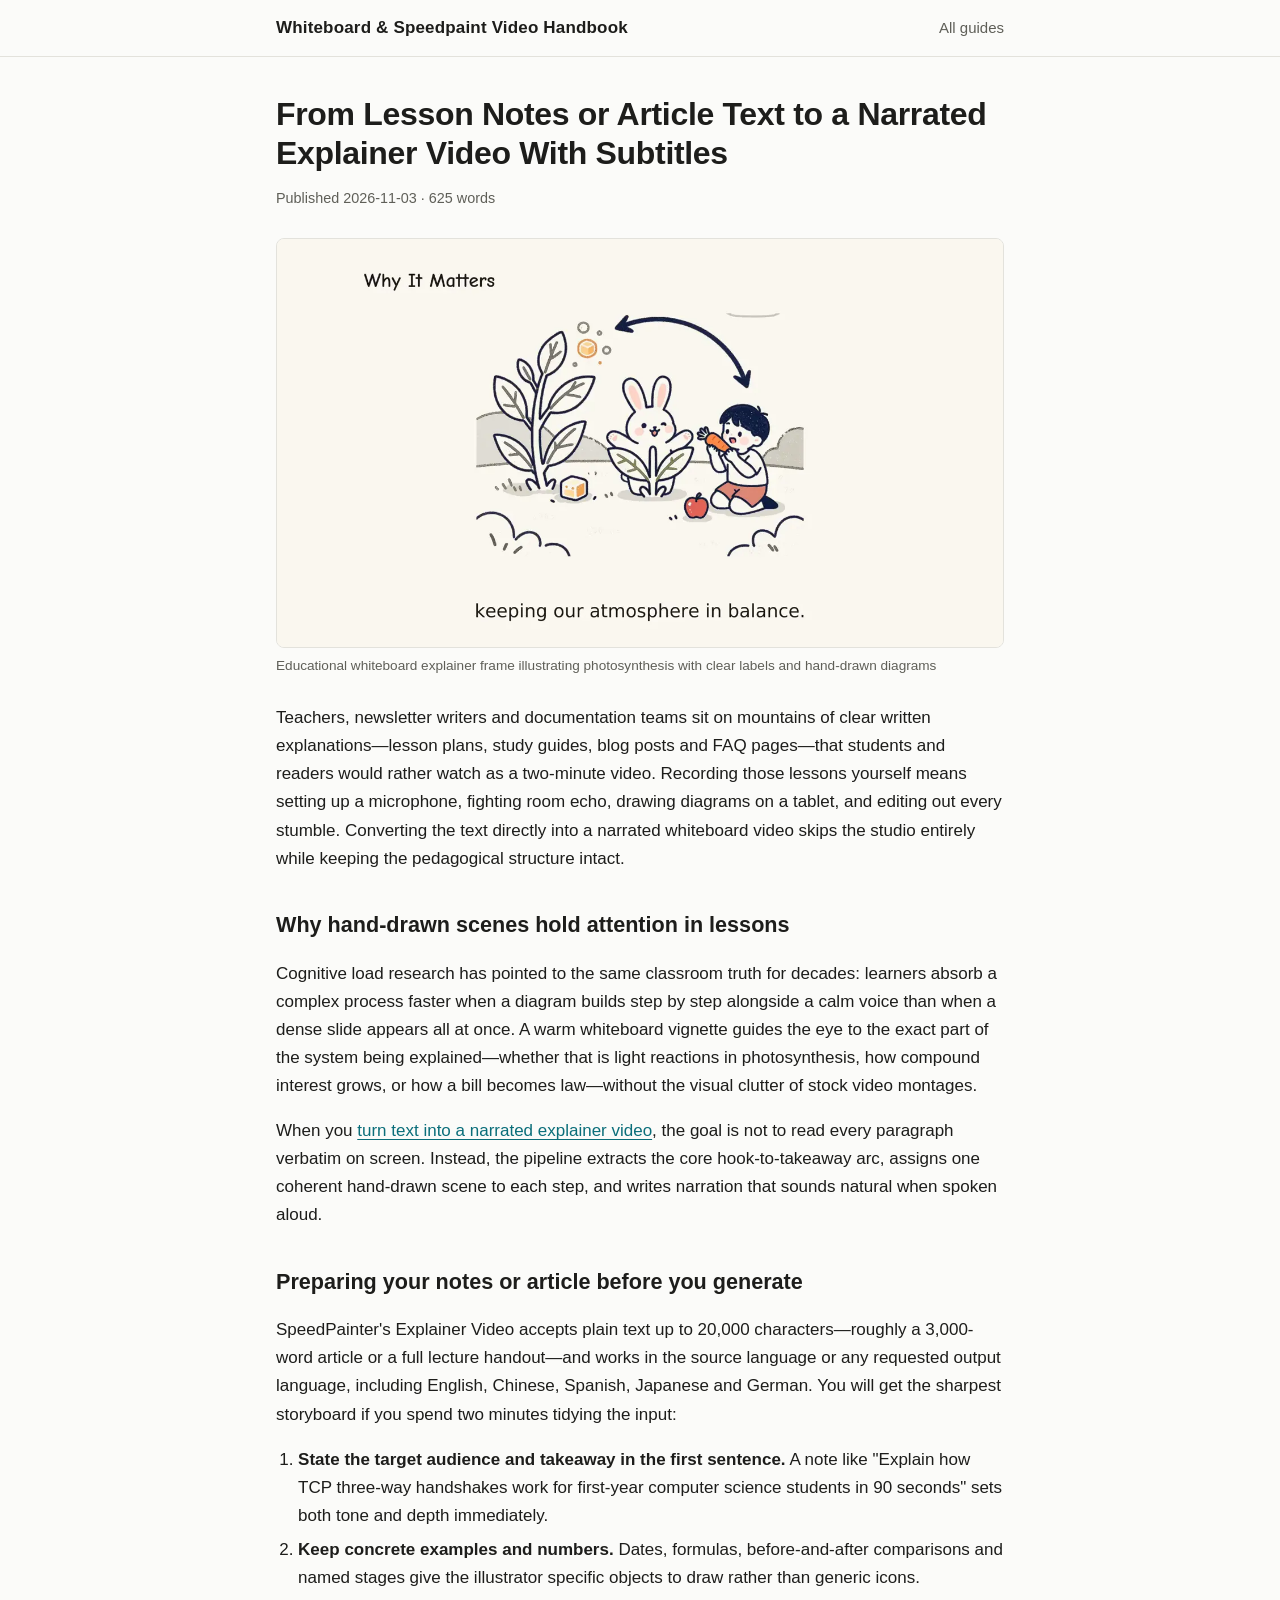
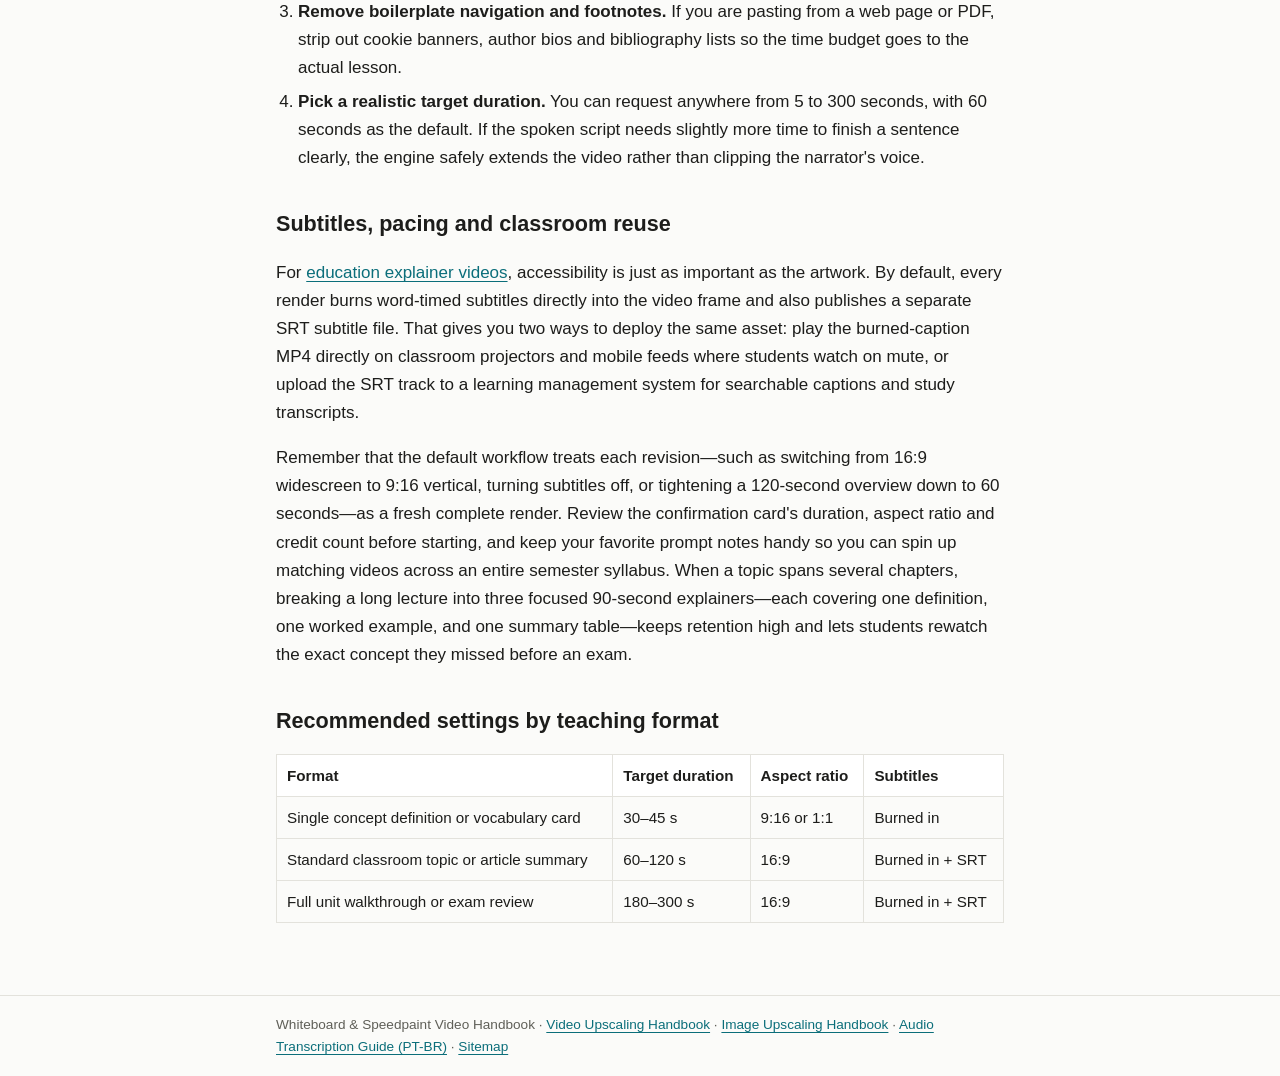
<file: text-to-narrated-explainer-video.html>
<!doctype html>
<html lang="en">
<head>
<meta charset="utf-8">
<meta name="viewport" content="width=device-width,initial-scale=1">
<title>From Lesson Notes or Article Text to a Narrated Explainer Video With Subtitles</title>
<meta name="description" content="How teachers, writers and subject-matter experts convert written notes up to 20,000 characters into narrated whiteboard videos with word-timed captions.">
<link rel="canonical" href="https://arkyu2077.github.io/whiteboard-video-guide/text-to-narrated-explainer-video.html">
<meta property="og:title" content="From Lesson Notes or Article Text to a Narrated Explainer Video With Subtitles">
<meta property="og:description" content="How teachers, writers and subject-matter experts convert written notes up to 20,000 characters into narrated whiteboard videos with word-timed captions.">
<meta property="og:type" content="article">
<meta property="og:url" content="https://arkyu2077.github.io/whiteboard-video-guide/text-to-narrated-explainer-video.html">
<meta property="og:image" content="https://arkyu2077.github.io/whiteboard-video-guide/img/education-explainer.webp">
<link rel="stylesheet" href="style.css">
</head>
<body>
<header><div class="wrap"><a class="brand" href="index.html">Whiteboard & Speedpaint Video Handbook</a><nav><a href="index.html">All guides</a></nav></div></header>
<main><div class="wrap">
<article>
<h1>From Lesson Notes or Article Text to a Narrated Explainer Video With Subtitles</h1>
<p class="meta">Published 2026-11-03 · 625 words</p>
<figure><img src="img/education-explainer.webp" alt="Educational whiteboard explainer frame illustrating photosynthesis with clear labels and hand-drawn diagrams"><figcaption>Educational whiteboard explainer frame illustrating photosynthesis with clear labels and hand-drawn diagrams</figcaption></figure>
<p>Teachers, newsletter writers and documentation teams sit on mountains of clear written explanations—lesson plans, study guides, blog posts and FAQ pages—that students and readers would rather watch as a two-minute video. Recording those lessons yourself means setting up a microphone, fighting room echo, drawing diagrams on a tablet, and editing out every stumble. Converting the text directly into a narrated whiteboard video skips the studio entirely while keeping the pedagogical structure intact.</p>

<h2>Why hand-drawn scenes hold attention in lessons</h2>
<p>Cognitive load research has pointed to the same classroom truth for decades: learners absorb a complex process faster when a diagram builds step by step alongside a calm voice than when a dense slide appears all at once. A warm whiteboard vignette guides the eye to the exact part of the system being explained—whether that is light reactions in photosynthesis, how compound interest grows, or how a bill becomes law—without the visual clutter of stock video montages.</p>
<p>When you <a href="https://www.speedpainter.org/en/explainer-video">turn text into a narrated explainer video</a>, the goal is not to read every paragraph verbatim on screen. Instead, the pipeline extracts the core hook-to-takeaway arc, assigns one coherent hand-drawn scene to each step, and writes narration that sounds natural when spoken aloud.</p>

<h2>Preparing your notes or article before you generate</h2>
<p>SpeedPainter's Explainer Video accepts plain text up to 20,000 characters—roughly a 3,000-word article or a full lecture handout—and works in the source language or any requested output language, including English, Chinese, Spanish, Japanese and German. You will get the sharpest storyboard if you spend two minutes tidying the input:</p>
<ol>
<li><strong>State the target audience and takeaway in the first sentence.</strong> A note like "Explain how TCP three-way handshakes work for first-year computer science students in 90 seconds" sets both tone and depth immediately.</li>
<li><strong>Keep concrete examples and numbers.</strong> Dates, formulas, before-and-after comparisons and named stages give the illustrator specific objects to draw rather than generic icons.</li>
<li><strong>Remove boilerplate navigation and footnotes.</strong> If you are pasting from a web page or PDF, strip out cookie banners, author bios and bibliography lists so the time budget goes to the actual lesson.</li>
<li><strong>Pick a realistic target duration.</strong> You can request anywhere from 5 to 300 seconds, with 60 seconds as the default. If the spoken script needs slightly more time to finish a sentence clearly, the engine safely extends the video rather than clipping the narrator's voice.</li>
</ol>

<h2>Subtitles, pacing and classroom reuse</h2>
<p>For <a href="https://www.speedpainter.org/en/explainer-video/education">education explainer videos</a>, accessibility is just as important as the artwork. By default, every render burns word-timed subtitles directly into the video frame and also publishes a separate SRT subtitle file. That gives you two ways to deploy the same asset: play the burned-caption MP4 directly on classroom projectors and mobile feeds where students watch on mute, or upload the SRT track to a learning management system for searchable captions and study transcripts.</p>
<p>Remember that the default workflow treats each revision—such as switching from 16:9 widescreen to 9:16 vertical, turning subtitles off, or tightening a 120-second overview down to 60 seconds—as a fresh complete render. Review the confirmation card's duration, aspect ratio and credit count before starting, and keep your favorite prompt notes handy so you can spin up matching videos across an entire semester syllabus. When a topic spans several chapters, breaking a long lecture into three focused 90-second explainers—each covering one definition, one worked example, and one summary table—keeps retention high and lets students rewatch the exact concept they missed before an exam.</p>

<h2>Recommended settings by teaching format</h2>
<table>
<tr><th>Format</th><th>Target duration</th><th>Aspect ratio</th><th>Subtitles</th></tr>
<tr><td>Single concept definition or vocabulary card</td><td>30–45 s</td><td>9:16 or 1:1</td><td>Burned in</td></tr>
<tr><td>Standard classroom topic or article summary</td><td>60–120 s</td><td>16:9</td><td>Burned in + SRT</td></tr>
<tr><td>Full unit walkthrough or exam review</td><td>180–300 s</td><td>16:9</td><td>Burned in + SRT</td></tr>
</table>
</article>
</div></main>
<footer><div class="wrap">Whiteboard &amp; Speedpaint Video Handbook · <a href="https://arkyu2077.github.io/video-upscaling-guide/">Video Upscaling Handbook</a> · <a href="https://arkyu2077.github.io/image-upscaling-guide/">Image Upscaling Handbook</a> · <a href="https://arkyu2077.github.io/guia-transcricao-audio/">Audio Transcription Guide (PT-BR)</a> · <a href="sitemap.xml">Sitemap</a></div></footer>
</body>
</html>
</file>
<file: style.css>
:root{--bg:#fbfbf9;--fg:#1d1d1b;--muted:#5f5f58;--accent:#0b6e7a;--line:#e3e2dc;--card:#fff}
@media (prefers-color-scheme:dark){:root{--bg:#141413;--fg:#ecebe6;--muted:#a7a69e;--accent:#5cc3cf;--line:#2c2c2a;--card:#1c1c1b}}
*{box-sizing:border-box}html{-webkit-text-size-adjust:100%}
body{margin:0;background:var(--bg);color:var(--fg);font:17px/1.65 -apple-system,BlinkMacSystemFont,"Segoe UI",Roboto,Helvetica,Arial,sans-serif}
a{color:var(--accent);text-decoration:underline;text-underline-offset:3px}
header{border-bottom:1px solid var(--line)}
.wrap{max-width:760px;margin:0 auto;padding:0 16px}
header .wrap{display:flex;align-items:center;justify-content:space-between;gap:16px;padding:14px 16px;flex-wrap:wrap}
.brand{font-weight:700;text-decoration:none;color:var(--fg);letter-spacing:.01em}
nav a{color:var(--muted);text-decoration:none;margin-left:14px;font-size:15px}
nav a:hover{color:var(--accent)}
main{padding:32px 0 56px}
h1{font-size:2rem;line-height:1.2;margin:.2em 0 .4em;letter-spacing:-.01em}
h2{font-size:1.35rem;margin:1.6em 0 .5em}
.meta{color:var(--muted);font-size:.9rem;margin-bottom:1.4em}
.lead{font-size:1.1rem;color:var(--muted)}
figure{margin:1.6em 0}figure img{width:100%;height:auto;border-radius:8px;border:1px solid var(--line);display:block}
figcaption{color:var(--muted);font-size:.85rem;margin-top:.5em}
table{border-collapse:collapse;width:100%;margin:1em 0;font-size:.95rem}
th,td{border:1px solid var(--line);padding:8px 10px;text-align:left;vertical-align:top}
th{background:var(--card)}
code{background:var(--card);border:1px solid var(--line);border-radius:4px;padding:1px 5px;font-size:.9em}
ul,ol{padding-left:1.3em}li{margin:.35em 0}
.cards{list-style:none;padding:0;margin:1.5em 0;display:grid;gap:14px}
.cards li{border:1px solid var(--line);border-radius:10px;padding:16px 18px;background:var(--card);margin:0}
.cards a{font-weight:600;text-decoration:none;font-size:1.08rem}
.cards p{margin:.4em 0 0;color:var(--muted);font-size:.95rem}
footer{border-top:1px solid var(--line);color:var(--muted);font-size:.85rem}
footer .wrap{padding:18px 16px}
@media (max-width:480px){h1{font-size:1.55rem}body{font-size:16px}}
</file>
